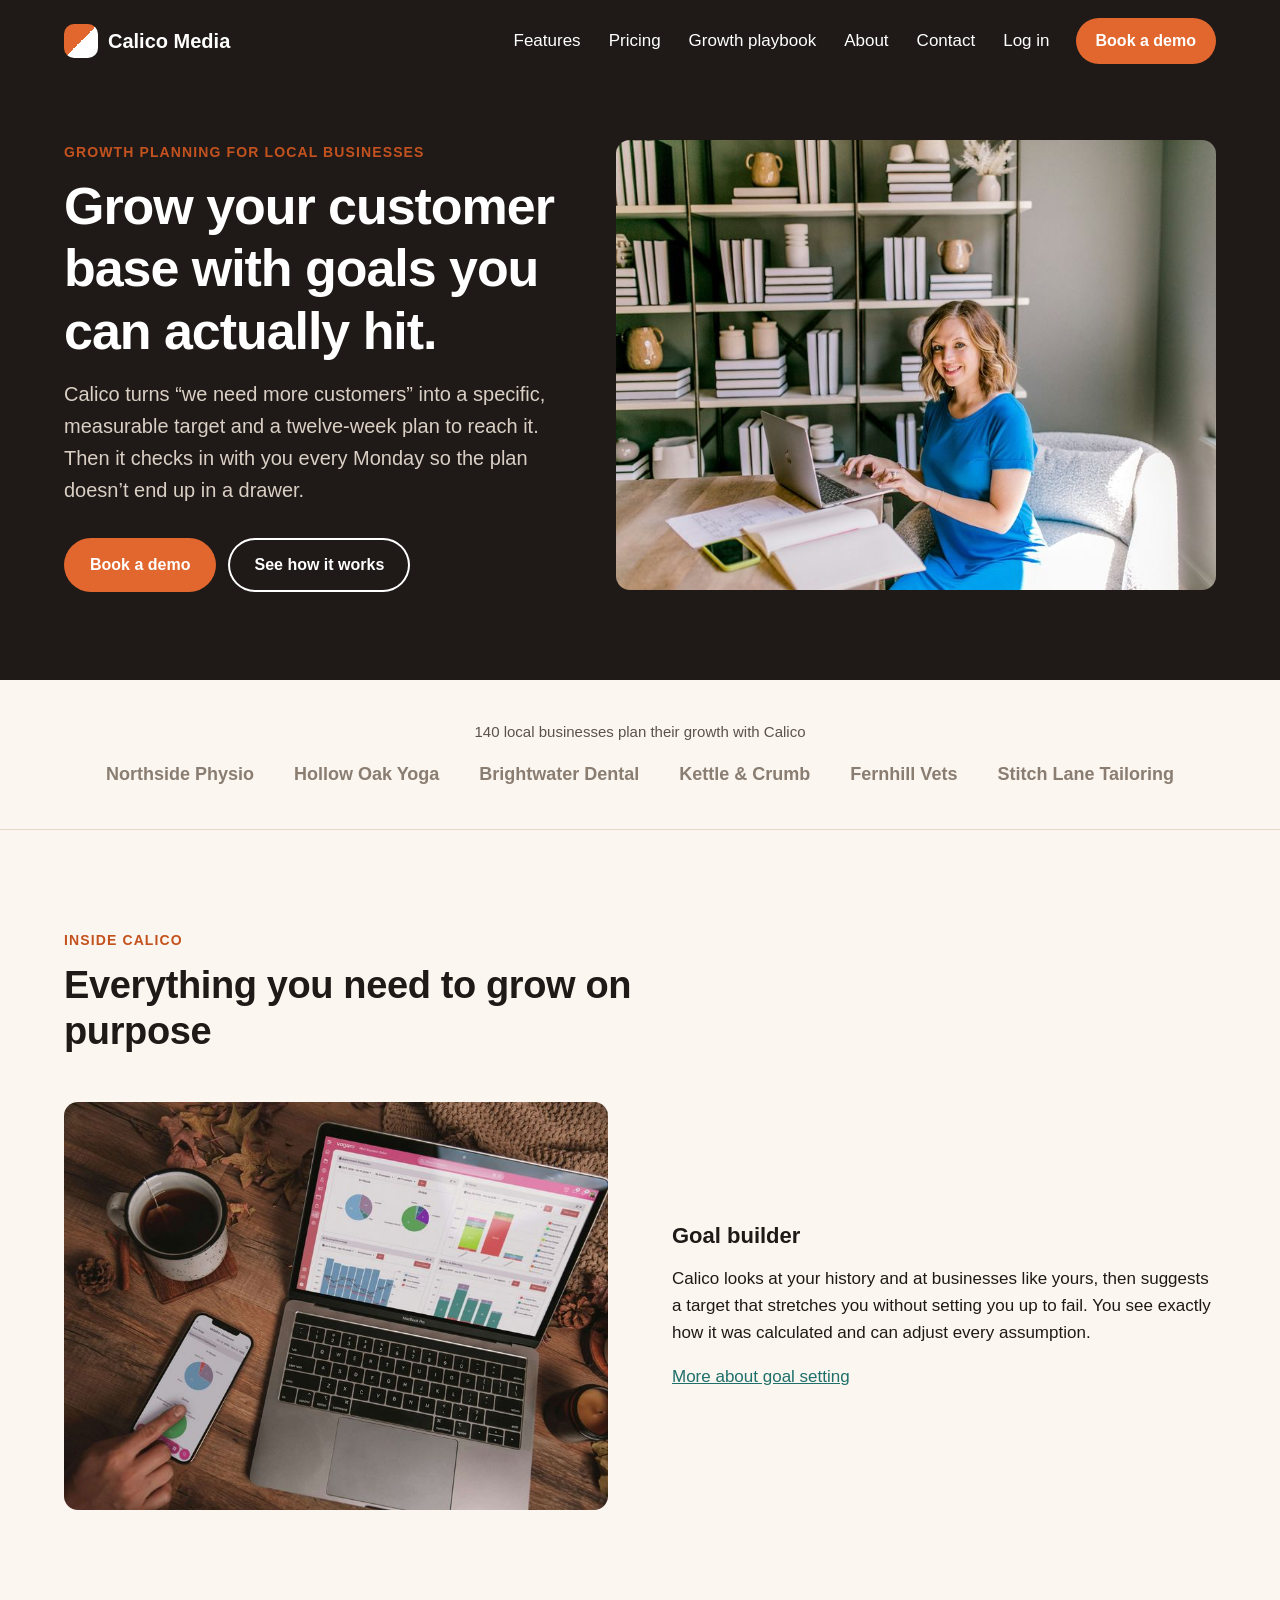
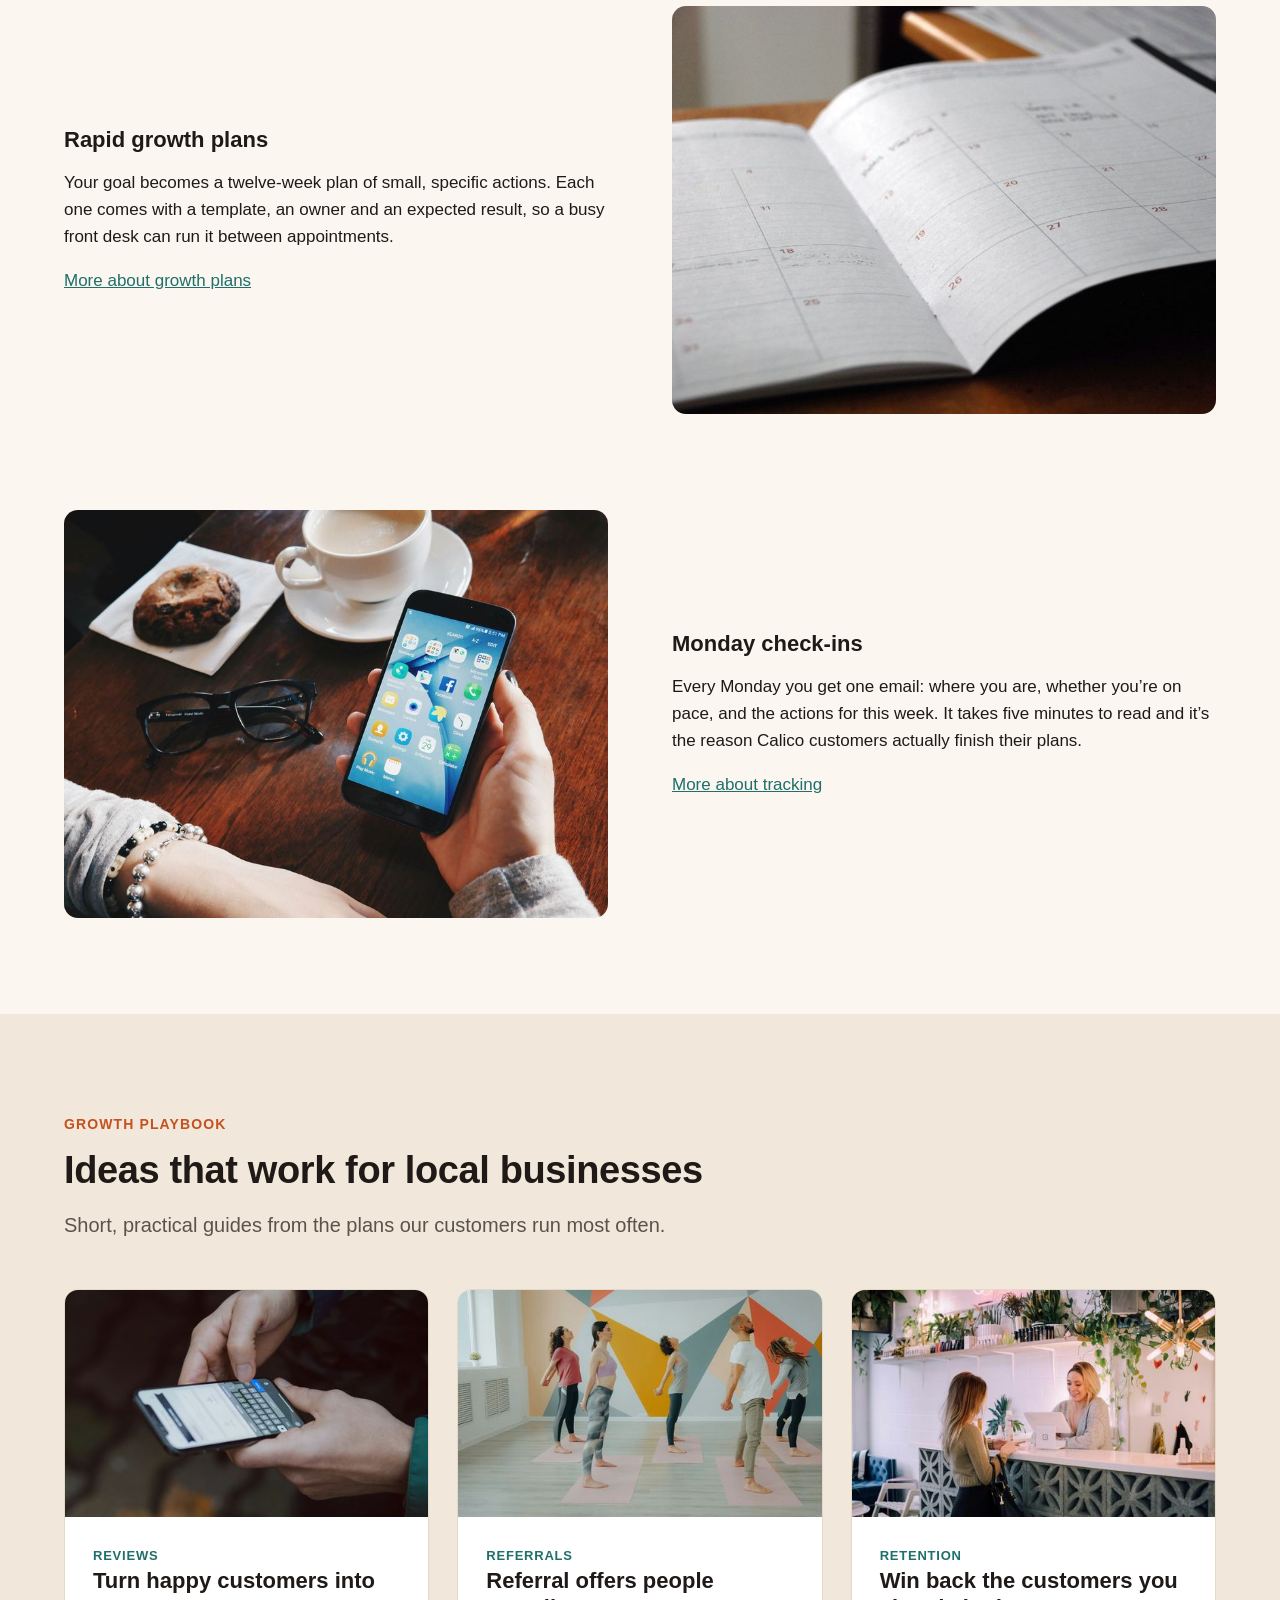
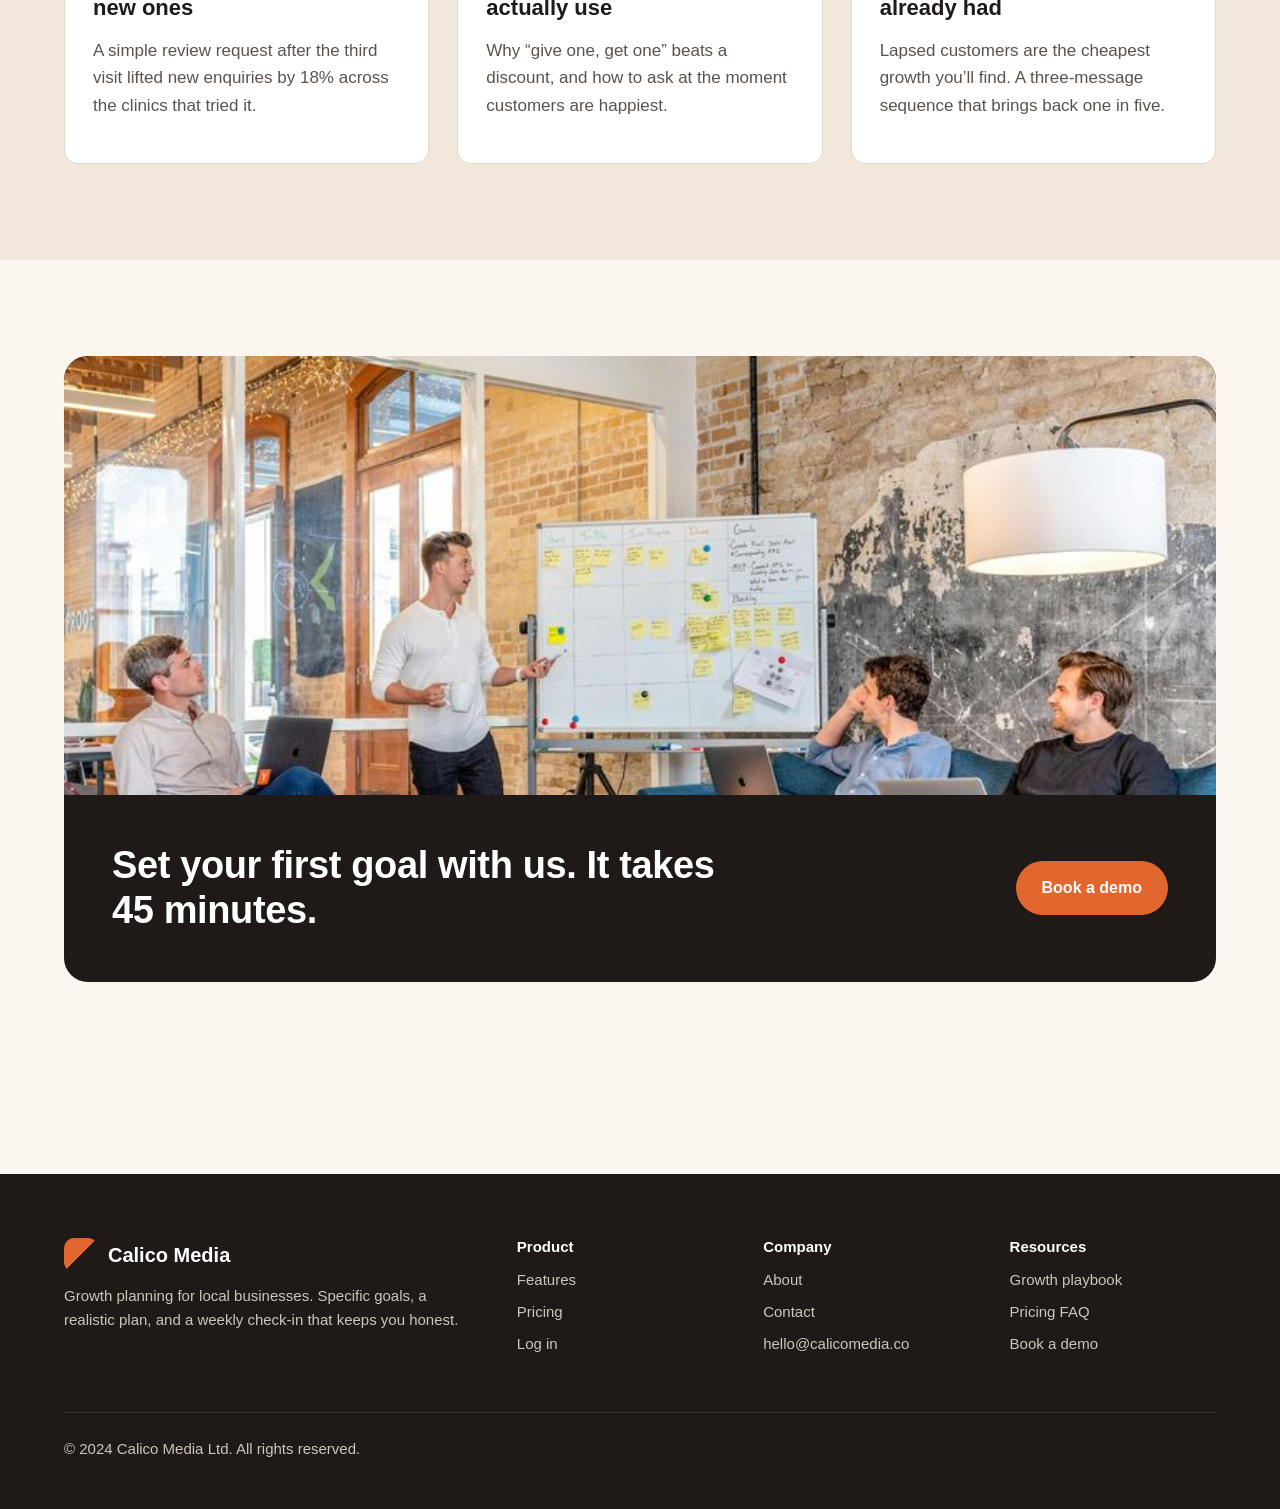
<file: public/index.html>
<!DOCTYPE html>
<html lang="en">
<head>
  <meta charset="utf-8">
  <meta name="viewport" content="width=device-width, initial-scale=1">
  <title>Calico Media | Growth planning for local businesses</title>
  <meta name="description" content="Calico helps local businesses grow their customer base with specific, measurable, realistic goals and a rapid growth plan you can run every week.">

  <link rel="stylesheet" href="css/styles.css">
</head>
<body>
  <header class="site-header site-header--home">
    <div class="container">
      <a class="logo" href="index.html"><span class="logo-mark"></span>Calico Media</a>
      <nav aria-label="Main">
        <ul class="nav-links">
          <li><a href="features.html">Features</a></li>
          <li><a href="pricing.html">Pricing</a></li>
          <li><a href="#playbook">Growth playbook</a></li>
          <li><a href="about.html">About</a></li>
          <li><a href="contact.html">Contact</a></li>
          <li><a href="https://app.calicomedia.co/login">Log in</a></li>
          <li><a class="btn" href="contact.html">Book a demo</a></li>
        </ul>
      </nav>
    </div>
  </header>

  <main>
    <section class="hero">
      <div class="container hero-inner">
        <div class="hero-text">
          <span class="eyebrow">Growth planning for local businesses</span>
          <h1>Grow your customer base with goals you can actually hit.</h1>
          <p class="lead">Calico turns &ldquo;we need more customers&rdquo; into a specific, measurable target and a twelve-week plan to reach it. Then it checks in with you every Monday so the plan doesn&rsquo;t end up in a drawer.</p>
          <div class="hero-actions">
            <a class="btn" href="contact.html">Book a demo</a>
            <a class="btn btn--ghost" href="features.html">See how it works</a>
          </div>
        </div>
        <div class="hero-media">
         
        <img class="hero-image" src="images/hero-weekly-plan.jpg" srcset="images/hero-weekly-plan-480.jpg 480w, images/hero-weekly-plan-800.jpg 800w, images/hero-weekly-plan-1200.jpg 1200w, images/hero-weekly-plan.jpg 1600w" sizes="(max-width: 1100px) 100vw, 600px" alt="A business owner at her desk with a laptop and an open planner">
        
        </div>
      </div>
    </section>

    <section class="trust">
      <div class="container">
        <p>140 local businesses plan their growth with Calico</p>
        <ul class="trust-list">
          <li>Northside Physio</li>
          <li>Hollow Oak Yoga</li>
          <li>Brightwater Dental</li>
          <li>Kettle &amp; Crumb</li>
          <li>Fernhill Vets</li>
          <li>Stitch Lane Tailoring</li>
        </ul>
      </div>
    </section>

    <section class="section">
      <div class="container">
        <div class="section-intro">
          <span class="eyebrow">Inside Calico</span>
          <h2>Everything you need to grow on purpose</h2>
        </div>

        <div class="feature-row">
          <div class="feature-media">
            
               <img src="images/feature-goal-builder.jpg" srcset="images/feature-goal-builder-480.jpg 480w, images/feature-goal-builder-800.jpg 800w, images/feature-goal-builder.jpg 1200w" sizes="(max-width: 768px) 100vw, 580px" loading="lazy" alt="Growth charts on a laptop and phone beside a cup of tea">

          </div>
          <div>
            <h3>Goal builder</h3>
            <p>Calico looks at your history and at businesses like yours, then suggests a target that stretches you without setting you up to fail. You see exactly how it was calculated and can adjust every assumption.</p>
            <a href="features.html">More about goal setting</a>
          </div>
        </div>

        <div class="feature-row feature-row--reverse">
          <div class="feature-media">
           
      <img src="images/feature-growth-plan.jpg" srcset="images/feature-growth-plan-480.jpg 480w, images/feature-growth-plan-800.jpg 800w, images/feature-growth-plan.jpg 1200w" sizes="(max-width: 768px) 100vw, 580px" loading="lazy" alt="An open planner showing the weeks ahead">


          </div>
          <div>
            <h3>Rapid growth plans</h3>
            <p>Your goal becomes a twelve-week plan of small, specific actions. Each one comes with a template, an owner and an expected result, so a busy front desk can run it between appointments.</p>
            <a href="features.html">More about growth plans</a>
          </div>
        </div>

        <div class="feature-row">
          <div class="feature-media">
          
             <img src="images/feature-monday-checkin.jpg" srcset="images/feature-monday-checkin-480.jpg 480w, images/feature-monday-checkin-800.jpg 800w, images/feature-monday-checkin.jpg 1200w" sizes="(max-width: 768px) 100vw, 580px" loading="lazy" alt="Checking a phone over coffee on a Monday morning">


          </div>
          <div>
            <h3>Monday check-ins</h3>
            <p>Every Monday you get one email: where you are, whether you&rsquo;re on pace, and the actions for this week. It takes five minutes to read and it&rsquo;s the reason Calico customers actually finish their plans.</p>
            <a href="features.html">More about tracking</a>
          </div>
        </div>
      </div>
    </section>

    <section class="section section--sand" id="playbook">
      <div class="container">
        <div class="section-intro">
          <span class="eyebrow">Growth playbook</span>
          <h2>Ideas that work for local businesses</h2>
          <p class="lead">Short, practical guides from the plans our customers run most often.</p>
        </div>
        <div class="playbook-grid">
          <article class="card">
            
             <img src="images/playbook-reviews.jpg" srcset="images/playbook-reviews-480.jpg 480w, images/playbook-reviews-800.jpg 800w, images/playbook-reviews.jpg 1200w" sizes="(max-width: 768px) 100vw, (max-width: 1100px) 50vw, 400px" loading="lazy" alt="A customer typing a review on their phone">
            
            <div class="card-body">
              <span class="card-tag">Reviews</span>
              <h3>Turn happy customers into new ones</h3>
              <p>A simple review request after the third visit lifted new enquiries by 18% across the clinics that tried it.</p>
            </div>
          </article>
          <article class="card">
        
             <img src="images/playbook-referrals.jpg" srcset="images/playbook-referrals-480.jpg 480w, images/playbook-referrals-800.jpg 800w, images/playbook-referrals.jpg 1200w" sizes="(max-width: 768px) 100vw, (max-width: 1100px) 50vw, 400px" loading="lazy" alt="A group class stretching together in a yoga studio">
            
            <div class="card-body">
              <span class="card-tag">Referrals</span>
              <h3>Referral offers people actually use</h3>
              <p>Why &ldquo;give one, get one&rdquo; beats a discount, and how to ask at the moment customers are happiest.</p>
            </div>
          </article>
          <article class="card">
          
            
        <img src="images/playbook-rebooking.jpg" srcset="images/playbook-rebooking-480.jpg 480w, images/playbook-rebooking-800.jpg 800w, images/playbook-rebooking.jpg 1200w" sizes="(max-width: 768px) 100vw, (max-width: 1100px) 50vw, 400px" loading="lazy" alt="A customer at the front desk booking her next visit">

            <div class="card-body">
              <span class="card-tag">Retention</span>
              <h3>Win back the customers you already had</h3>
              <p>Lapsed customers are the cheapest growth you&rsquo;ll find. A three-message sequence that brings back one in five.</p>
            </div>
          </article>
        </div>
      </div>
    </section>

    <section class="section">
      <div class="container">
        <div class="cta-band">
        

        <img src="images/team-workshop.jpg" srcset="images/team-workshop-480.jpg 480w, images/team-workshop-800.jpg 800w, images/team-workshop.jpg 1200w" sizes="(max-width: 768px) 100vw, 800px" loading="lazy" alt="The Calico Media team planning around a whiteboard">


          <div class="cta-body">
            <h2>Set your first goal with us. It takes 45 minutes.</h2>
            <a class="btn" href="contact.html">Book a demo</a>
          </div>
        </div>
      </div>
    </section>
  </main>

  <footer class="site-footer">
    <div class="container">
      <div class="footer-grid">
        <div>
          <a class="logo" href="index.html"><span class="logo-mark"></span>Calico Media</a>
          <p>Growth planning for local businesses. Specific goals, a realistic plan, and a weekly check-in that keeps you honest.</p>
        </div>
        <div>
          <h4>Product</h4>
          <ul>
            <li><a href="features.html">Features</a></li>
            <li><a href="pricing.html">Pricing</a></li>
            <li><a href="https://app.calicomedia.co/login">Log in</a></li>
          </ul>
        </div>
        <div>
          <h4>Company</h4>
          <ul>
            <li><a href="about.html">About</a></li>
            <li><a href="contact.html">Contact</a></li>
            <li><a href="mailto:hello@calicomedia.co">hello@calicomedia.co</a></li>
          </ul>
        </div>
        <div>
          <h4>Resources</h4>
          <ul>
            <li><a href="index.html#playbook">Growth playbook</a></li>
            <li><a href="pricing.html#faq">Pricing FAQ</a></li>
            <li><a href="contact.html">Book a demo</a></li>
          </ul>
        </div>
      </div>
      <div class="footer-bottom">
        <p>&copy; 2024 Calico Media Ltd. All rights reserved.</p>
      </div>
    </div>
  </footer>
</body>
</html>
</file>
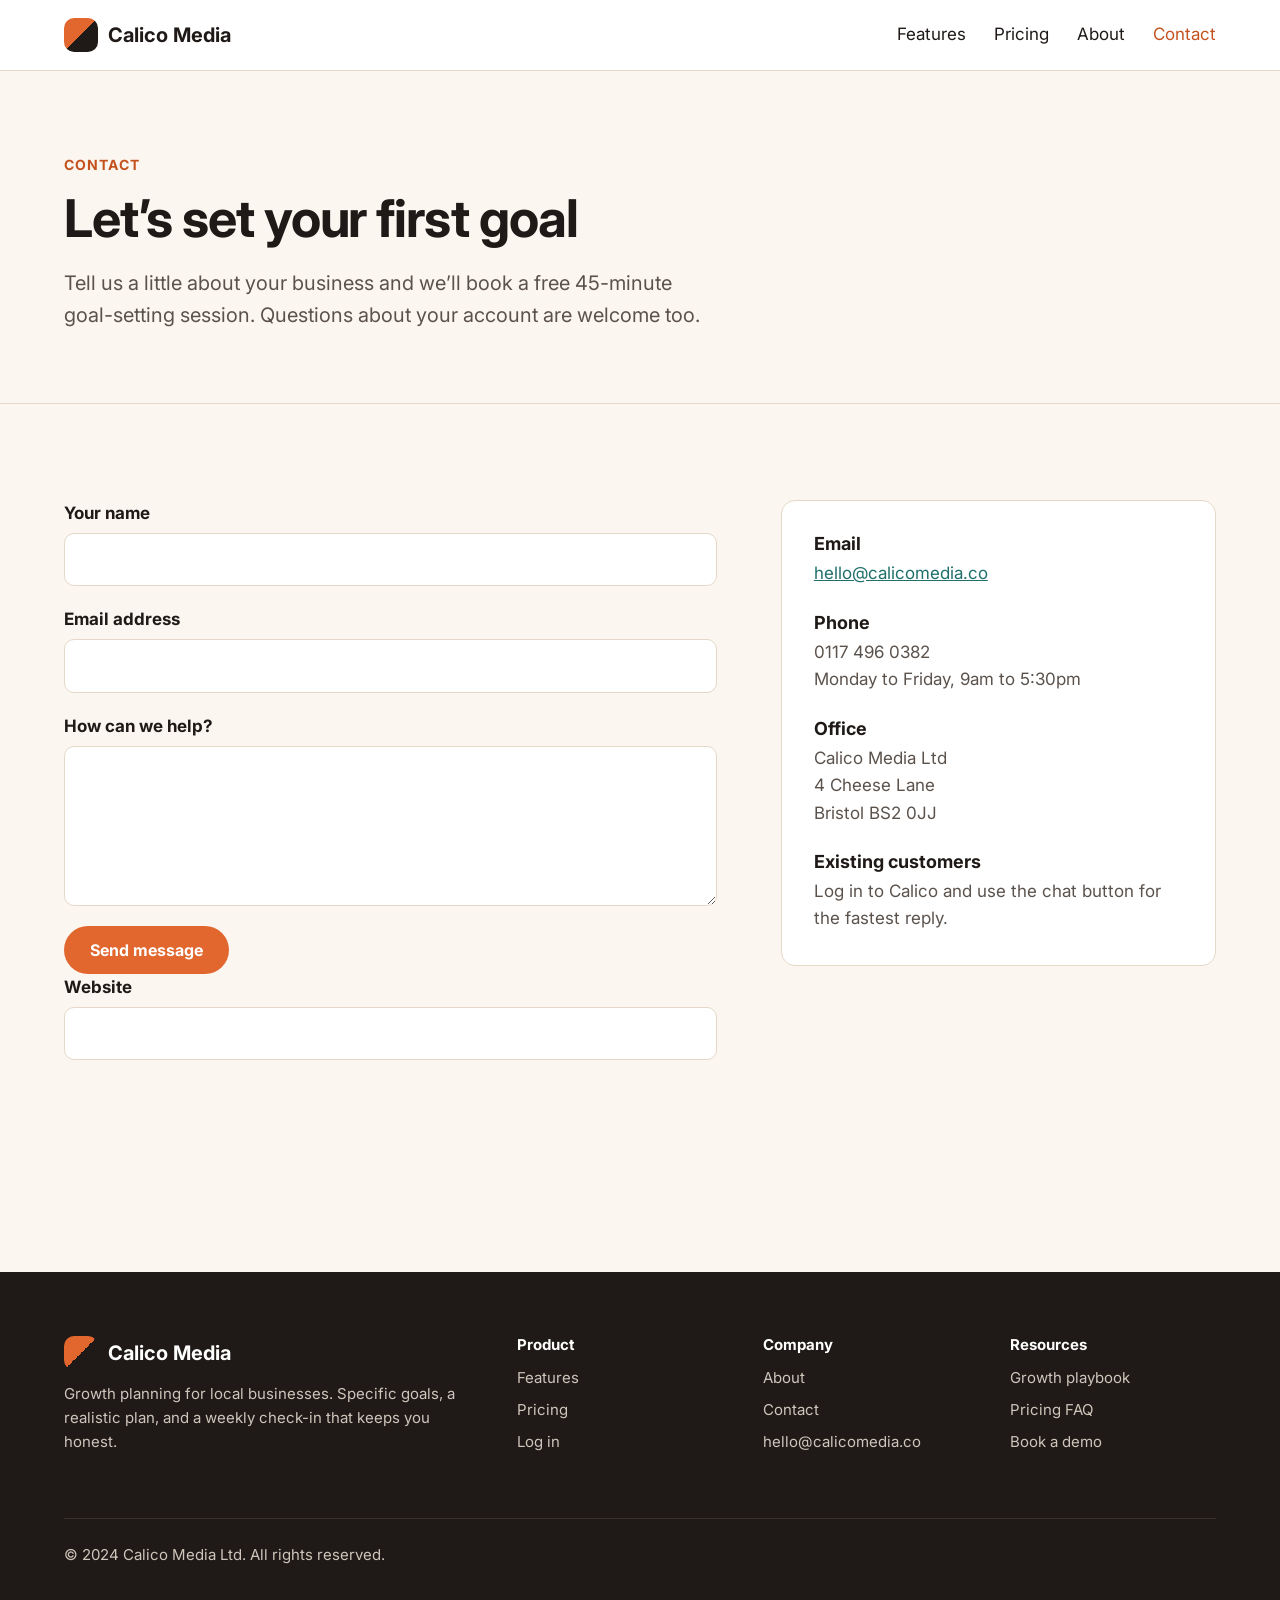
<file: public/contact.html>
<!DOCTYPE html>
<html lang="en">
<head>
  <meta charset="utf-8">
  <meta name="viewport" content="width=device-width, initial-scale=1">
  <title>Contact | Calico Media</title>
  <meta name="description" content="Book a demo or ask us a question. We reply within one business day.">
  <link rel="preconnect" href="https://fonts.googleapis.com">
  <link rel="preconnect" href="https://fonts.gstatic.com" crossorigin>
  <link href="https://fonts.googleapis.com/css2?family=Inter:wght@100;200;300;400;500;600;700;800;900&display=swap" rel="stylesheet">
  <link rel="stylesheet" href="css/styles.css">
</head>
<body>
  <header class="site-header">
    <div class="container">
      <a class="logo" href="index.html"><span class="logo-mark"></span>Calico Media</a>
      <nav aria-label="Main">
        <ul class="nav-links">
          <li><a href="features.html">Features</a></li>
          <li><a href="pricing.html">Pricing</a></li>
          <li><a href="about.html">About</a></li>
          <li><a href="contact.html" aria-current="page">Contact</a></li>
        </ul>
      </nav>
    </div>
  </header>

  <main>
    <section class="page-header">
      <div class="container">
        <span class="eyebrow">Contact</span>
        <h1>Let&rsquo;s set your first goal</h1>
        <p class="lead">Tell us a little about your business and we&rsquo;ll book a free 45-minute goal-setting session. Questions about your account are welcome too.</p>
      </div>
    </section>

    <section class="section">
      <div class="container contact-layout">
        <form class="contact-form" id="contact-form" action="/contact" method="post">
          <label for="name">Your name</label>
          <input type="text" id="name" name="name" required>

          <label for="email">Email address</label>
          <input type="email" id="email" name="email" required>

          <label for="message">How can we help?</label>
          <textarea id="message" name="message" required></textarea>

          <button class="btn" type="submit">Send message</button>
           <div class="hp-field" aria-hidden="true">
                <label for="website">Website</label>
                <input type="text" id="website" name="website" tabindex="-1" autocomplete="off">
        </div>
          <p class="form-status" id="form-status" role="status"></p>
        </form>

        <aside class="contact-aside">
          <h3>Email</h3>
          <p><a href="mailto:hello@calicomedia.co">hello@calicomedia.co</a></p>
          <h3>Phone</h3>
          <p>0117 496 0382<br>Monday to Friday, 9am to 5:30pm</p>
          <h3>Office</h3>
          <p>Calico Media Ltd<br>4 Cheese Lane<br>Bristol BS2 0JJ</p>
          <h3>Existing customers</h3>
          <p>Log in to Calico and use the chat button for the fastest reply.</p>
        </aside>
      </div>
    </section>
  </main>

  <footer class="site-footer">
    <div class="container">
      <div class="footer-grid">
        <div>
          <a class="logo" href="index.html"><span class="logo-mark"></span>Calico Media</a>
          <p>Growth planning for local businesses. Specific goals, a realistic plan, and a weekly check-in that keeps you honest.</p>
        </div>
        <div>
          <h4>Product</h4>
          <ul>
            <li><a href="features.html">Features</a></li>
            <li><a href="pricing.html">Pricing</a></li>
            <li><a href="https://app.calicomedia.co/login">Log in</a></li>
          </ul>
        </div>
        <div>
          <h4>Company</h4>
          <ul>
            <li><a href="about.html">About</a></li>
            <li><a href="contact.html">Contact</a></li>
            <li><a href="mailto:hello@calicomedia.co">hello@calicomedia.co</a></li>
          </ul>
        </div>
        <div>
          <h4>Resources</h4>
          <ul>
            <li><a href="index.html#playbook">Growth playbook</a></li>
            <li><a href="pricing.html#faq">Pricing FAQ</a></li>
            <li><a href="contact.html">Book a demo</a></li>
          </ul>
        </div>
      </div>
      <div class="footer-bottom">
        <p>&copy; 2024 Calico Media Ltd. All rights reserved.</p>
      </div>
    </div>
  </footer>
  <script src="js/contact.js"></script>
</body>
</html>
</file>
<file: public/css/styles.css>
/* Calico Media marketing site */

:root {
  --ink: #1f1a17;
  --ink-soft: #5b524c;
  --cream: #fbf6ef;
  --sand: #f1e7da;
  --white: #ffffff;
  --orange: #e2672f;
  --orange-dark: #c4521f;
  --teal: #1f6f6b;
  --line: #e4d8c8;
  --radius: 14px;
}

*,
*::before,
*::after {
  box-sizing: border-box;
}

body {
  margin: 0;
  font-family: 'Inter', -apple-system, BlinkMacSystemFont, 'Segoe UI', sans-serif;
  font-weight: 400;
  font-size: 17px;
  line-height: 1.6;
  color: var(--ink);
  background: var(--cream);
}

h1,
h2,
h3,
h4 {
  font-weight: 700;
  line-height: 1.2;
  margin: 0 0 16px;
}

h1 {
  font-size: 52px;
  letter-spacing: -0.02em;
}

h2 {
  font-size: 38px;
  letter-spacing: -0.01em;
}

h3 {
  font-size: 22px;
}

p {
  margin: 0 0 16px;
}

a {
  color: var(--teal);
}

img {
  max-width: 100%;
}

.container {
  max-width: 1200px;
  margin: 0 auto;
  padding: 0 24px;
}

.section {
  padding: 96px 0;
}

.section--sand {
  background: var(--sand);
}

.eyebrow {
  display: inline-block;
  font-size: 14px;
  font-weight: 700;
  letter-spacing: 0.08em;
  text-transform: uppercase;
  color: var(--orange-dark);
  margin-bottom: 12px;
}

.lead {
  font-size: 20px;
  color: var(--ink-soft);
  max-width: 640px;
}

.section-intro {
  max-width: 680px;
  margin-bottom: 48px;
}

.btn {
  display: inline-block;
  padding: 14px 26px;
  border-radius: 999px;
  background: var(--orange);
  color: var(--white);
  font-weight: 700;
  text-decoration: none;
  border: 0;
  font-size: 16px;
  font-family: inherit;
  cursor: pointer;
}

.btn:hover {
  background: var(--orange-dark);
}

.btn--ghost {
  background: transparent;
  color: inherit;
  box-shadow: inset 0 0 0 2px currentColor;
}

.btn--ghost:hover {
  background: rgba(255, 255, 255, 0.1);
}

/* Header */

.site-header {
  background: var(--white);
  border-bottom: 1px solid var(--line);
}

.site-header .container {
  display: flex;
  flex-wrap: wrap;
  align-items: center;
  justify-content: space-between;
  gap: 12px 32px;
  padding-top: 18px;
  padding-bottom: 18px;
}

.logo {
  display: flex;
  align-items: center;
  gap: 10px;
  flex-shrink: 0;
  font-size: 20px;
  font-weight: 700;
  color: var(--ink);
  text-decoration: none;
}

.logo-mark {
  width: 34px;
  height: 34px;
  border-radius: 10px;
  background: linear-gradient(135deg, var(--orange) 0%, var(--orange) 50%, var(--ink) 50%, var(--ink) 100%);
}

.nav-links {
  display: flex;
  flex-wrap: wrap;
  align-items: center;
  gap: 8px 28px;
  list-style: none;
  margin: 0;
  padding: 0;
}

.nav-links a {
  color: var(--ink);
  text-decoration: none;
}

.nav-links a:hover,
.nav-links a[aria-current='page'] {
  color: var(--orange-dark);
}

.site-header--home {
  background: var(--ink);
  border-bottom: 0;
}

.site-header--home .logo,
.site-header--home .nav-links a {
  color: var(--white);
}

.site-header--home .logo-mark {
  background: linear-gradient(135deg, var(--orange) 0%, var(--orange) 50%, var(--white) 50%, var(--white) 100%);
}

.site-header--home .container {
  flex-wrap: nowrap;
}

.site-header--home nav {
  min-width: 0;
}

.site-header--home .nav-links {
  flex-wrap: nowrap;
  gap: 0;
}

.site-header--home .nav-links li {
  min-width: 0;
}

.site-header--home .nav-links a {
  display: block;
  padding: 0 14px;
  white-space: nowrap;
}

.site-header--home .nav-links li:last-child {
  flex-shrink: 0;
}

.site-header--home .nav-links .btn {
  margin-left: 12px;
  padding: 10px 20px;
}

/* Home hero */

.hero {
  background: var(--ink);
  color: var(--white);
  padding: 56px 0 88px;
}

.hero-inner {
  display: flex;
  align-items: center;
  gap: 56px;
}

.hero-text {
  flex: 1;
}

.hero-text .lead {
  color: #d9cfc5;
}

.hero-actions {
  display: flex;
  flex-wrap: wrap;
  gap: 12px;
  margin-top: 32px;
}

.hero-media {
  width: 600px;
  flex-shrink: 0;
}

.hero-image {
  width: 100%;
  aspect-ratio: 4 / 3;
  object-fit: cover;
  border-radius: var(--radius);
  display: block;
}

/* Trust strip */

.trust {
  padding: 40px 0;
  border-bottom: 1px solid var(--line);
  text-align: center;
}

.trust p {
  color: var(--ink-soft);
  font-size: 15px;
}

.trust-list {
  display: flex;
  flex-wrap: wrap;
  justify-content: center;
  gap: 12px 40px;
  list-style: none;
  margin: 0;
  padding: 0;
  font-weight: 700;
  font-size: 18px;
  color: #8a7d72;
}

/* Steps */

.steps {
  display: grid;
  grid-template-columns: repeat(auto-fit, minmax(240px, 1fr));
  gap: 24px;
}

.step {
  background: var(--white);
  border: 1px solid var(--line);
  border-radius: var(--radius);
  padding: 32px;
}

.step-number {
  display: inline-flex;
  align-items: center;
  justify-content: center;
  width: 40px;
  height: 40px;
  border-radius: 50%;
  background: var(--sand);
  color: var(--orange-dark);
  font-weight: 700;
  margin-bottom: 16px;
}

/* Check list */

.check-list {
  list-style: none;
  margin: 24px 0 0;
  padding: 0;
}

.check-list li {
  position: relative;
  padding-left: 32px;
  margin-bottom: 14px;
}

.check-list li::before {
  content: '';
  position: absolute;
  left: 0;
  top: 6px;
  width: 16px;
  height: 16px;
  border-radius: 50%;
  background: var(--teal);
  box-shadow: inset 0 0 0 4px #cfe6e4;
}

/* FAQ */

.faq {
  max-width: 820px;
}

.faq details {
  border-top: 1px solid var(--line);
  padding: 20px 0;
}

.faq details:last-child {
  border-bottom: 1px solid var(--line);
}

.faq summary {
  font-weight: 700;
  font-size: 19px;
  cursor: pointer;
}

.faq details p {
  margin-top: 12px;
  color: var(--ink-soft);
}

/* Feature rows */

.feature-row {
  display: grid;
  grid-template-columns: 1fr 1fr;
  gap: 64px;
  align-items: center;
  margin-bottom: 96px;
}

.feature-row:last-child {
  margin-bottom: 0;
}

.feature-row--reverse .feature-media {
  order: 2;
}

.feature-media img {
  display: block;
  width: 100%;
  aspect-ratio: 4 / 3;
  object-fit: cover;
  border-radius: var(--radius);
}

/* Playbook */

.playbook-grid {
  display: grid;
  grid-template-columns: repeat(3, 1fr);
  gap: 28px;
}

/* Card grid */

.card-grid {
  display: grid;
  grid-template-columns: repeat(3, 1fr);
  gap: 28px;
}

.card {
  background: var(--white);
  border: 1px solid var(--line);
  border-radius: var(--radius);
  overflow: hidden;
}

.card img {
  display: block;
  width: 100%;
  aspect-ratio: 16 / 10;
  object-fit: cover;
}

.card-body {
  padding: 24px 28px 28px;
}

.card-body p {
  color: var(--ink-soft);
}

.card-tag {
  font-size: 13px;
  font-weight: 700;
  text-transform: uppercase;
  letter-spacing: 0.06em;
  color: var(--teal);
}

.icon-dot {
  width: 44px;
  height: 44px;
  border-radius: 12px;
  background: var(--sand);
  margin-bottom: 18px;
  position: relative;
}

.icon-dot::after {
  content: '';
  position: absolute;
  inset: 13px;
  border-radius: 50%;
  background: var(--orange);
}

/* CTA band */

.cta-band {
  background: var(--ink);
  color: var(--white);
  border-radius: 24px;
  overflow: hidden;
}

.cta-band img {
  display: block;
  width: 100%;
  aspect-ratio: 21 / 8;
  object-fit: cover;
}

.cta-body {
  padding: 48px;
  display: flex;
  flex-wrap: wrap;
  align-items: center;
  justify-content: space-between;
  gap: 24px;
}

.cta-body h2 {
  margin: 0;
  max-width: 620px;
}

/* Page header (inner pages) */

.page-header {
  padding: 80px 0 56px;
  border-bottom: 1px solid var(--line);
}

/* Pricing */

.pricing-grid {
  display: grid;
  grid-template-columns: repeat(auto-fit, minmax(260px, 1fr));
  gap: 24px;
  align-items: stretch;
}

.pricing-card {
  background: var(--white);
  border: 1px solid var(--line);
  border-radius: var(--radius);
  padding: 36px 32px;
  display: flex;
  flex-direction: column;
}

.pricing-card--featured {
  border: 2px solid var(--orange);
  box-shadow: 0 24px 48px rgba(226, 103, 47, 0.14);
}

.plan-badge {
  align-self: flex-start;
  font-size: 13px;
  font-weight: 700;
  background: var(--orange);
  color: var(--white);
  border-radius: 999px;
  padding: 4px 12px;
  margin-bottom: 16px;
}

.price {
  font-size: 48px;
  font-weight: 700;
  margin: 8px 0 4px;
}

.price small {
  font-size: 17px;
  font-weight: 400;
  color: var(--ink-soft);
}

.pricing-card .check-list {
  flex: 1;
  margin-bottom: 28px;
}

.pricing-card .btn {
  text-align: center;
}

.pricing-note {
  margin-top: 32px;
  color: var(--ink-soft);
  font-size: 15px;
}

/* About */

.stats {
  display: grid;
  grid-template-columns: repeat(auto-fit, minmax(160px, 1fr));
  gap: 16px;
}

.stat {
  background: var(--white);
  border: 1px solid var(--line);
  border-radius: var(--radius);
  padding: 28px 20px;
}

.stat-number {
  display: block;
  font-size: 48px;
  font-weight: 700;
  color: var(--orange-dark);
}

.stat-label {
  display: block;
  font-size: 15px;
  color: var(--ink-soft);
}

.prose {
  max-width: 720px;
}

.team-grid {
  display: grid;
  grid-template-columns: repeat(auto-fit, minmax(220px, 1fr));
  gap: 24px;
}

.person {
  background: var(--white);
  border: 1px solid var(--line);
  border-radius: var(--radius);
  padding: 28px;
}

.avatar {
  width: 56px;
  height: 56px;
  border-radius: 50%;
  background: var(--sand);
  color: var(--orange-dark);
  display: flex;
  align-items: center;
  justify-content: center;
  font-weight: 700;
  margin-bottom: 16px;
}

.person p {
  color: var(--ink-soft);
  font-size: 15px;
  margin: 0;
}

/* Contact */

.contact-layout {
  display: grid;
  grid-template-columns: 3fr 2fr;
  gap: 64px;
}

.contact-form label {
  display: block;
  font-weight: 700;
  margin-bottom: 6px;
}

.contact-form input,
.contact-form textarea {
  display: block;
  width: 100%;
  font: inherit;
  padding: 12px 14px;
  border: 1px solid var(--line);
  border-radius: 10px;
  background: var(--white);
  margin-bottom: 20px;
}

.contact-form textarea {
  min-height: 160px;
  resize: vertical;
}

.form-status {
  margin-top: 16px;
  font-weight: 700;
}

.form-status--success {
  color: var(--teal);
}

.form-status--error {
  color: #b3261e;
}

.contact-aside {
  background: var(--white);
  border: 1px solid var(--line);
  border-radius: var(--radius);
  padding: 32px;
  align-self: start;
}

.contact-aside h3 {
  font-size: 18px;
  margin-top: 24px;
  margin-bottom: 6px;
}

.contact-aside h3:first-child {
  margin-top: 0;
}

.contact-aside p {
  color: var(--ink-soft);
  margin: 0;
}

/* Footer */

.site-footer {
  background: var(--ink);
  color: #cfc5bb;
  padding: 64px 0 32px;
  margin-top: 96px;
  font-size: 15px;
}

.footer-grid {
  display: grid;
  grid-template-columns: 2fr 1fr 1fr 1fr;
  gap: 40px;
}

.site-footer h4 {
  color: var(--white);
  font-size: 15px;
  margin-bottom: 12px;
}

.site-footer ul {
  list-style: none;
  margin: 0;
  padding: 0;
}

.site-footer li {
  margin-bottom: 8px;
}

.site-footer a {
  color: #cfc5bb;
  text-decoration: none;
}

.site-footer a:hover {
  color: var(--white);
}

.site-footer .logo {
  color: var(--white);
  margin-bottom: 12px;
}

.footer-bottom {
  border-top: 1px solid #3a322d;
  margin-top: 48px;
  padding-top: 24px;
}

@media (max-width: 1100px)
{
  .hero-media{
    width: 100%;
    max-width: 600px;
    flex-shrink: 1;
  }
  .hero-inner{
    gap: 40px;
  }
  
  .hero h1{ 
    font-size: 44px;
  }
  

        .site-header--home .container {
                flex-wrap: wrap;
        }

        .site-header--home .nav-links {
                flex-wrap: wrap;
        }
      }

      @media (max-width: 900px)
      { .hero-inner {
        flex-direction: column;
      }
      .hero-media {
        order: -1;
      
      }}
      
@media (max-width: 768px) {
  h1 {
    font-size: 40px;

  }

  .hero-inner {
  flex-direction: column;
}

.hero-media {
  width: 100%;
  flex-shrink: 1;
  order: -1;
}

.playbook-grid {
  grid-template-columns: 1fr 1fr; 
}

.site-header--home .container {
  flex-wrap: wrap;
}

.site-header--home .nav-links {
  flex-wrap: wrap;
  gap: 8px 0;
}

  h2 {
    font-size: 30px;
  }

  .section {
    padding: 64px 0;
  }

  .feature-row {
    grid-template-columns: 1fr;
    gap: 32px;
    margin-bottom: 64px;
  }

  .feature-row--reverse .feature-media {
    order: 0;
  }

  .card-grid {
    grid-template-columns: repeat(2, 1fr);
  }

  .contact-layout {
    grid-template-columns: 1fr;
    gap: 40px;
  }

  .footer-grid {
    grid-template-columns: 1fr 1fr;
  }
}

@media (max-width: 480px) {
  h1 {
    font-size: 34px;
  }

    .card-grid {
                grid-template-columns: 1fr;
        }
        
    .playbook-grid{
      grid-template-columns: 1fr;
    
    }

  .cta-body {
    padding: 32px 24px;
  }

  .footer-grid {
    grid-template-columns: 1fr;
  }
}
</file>
